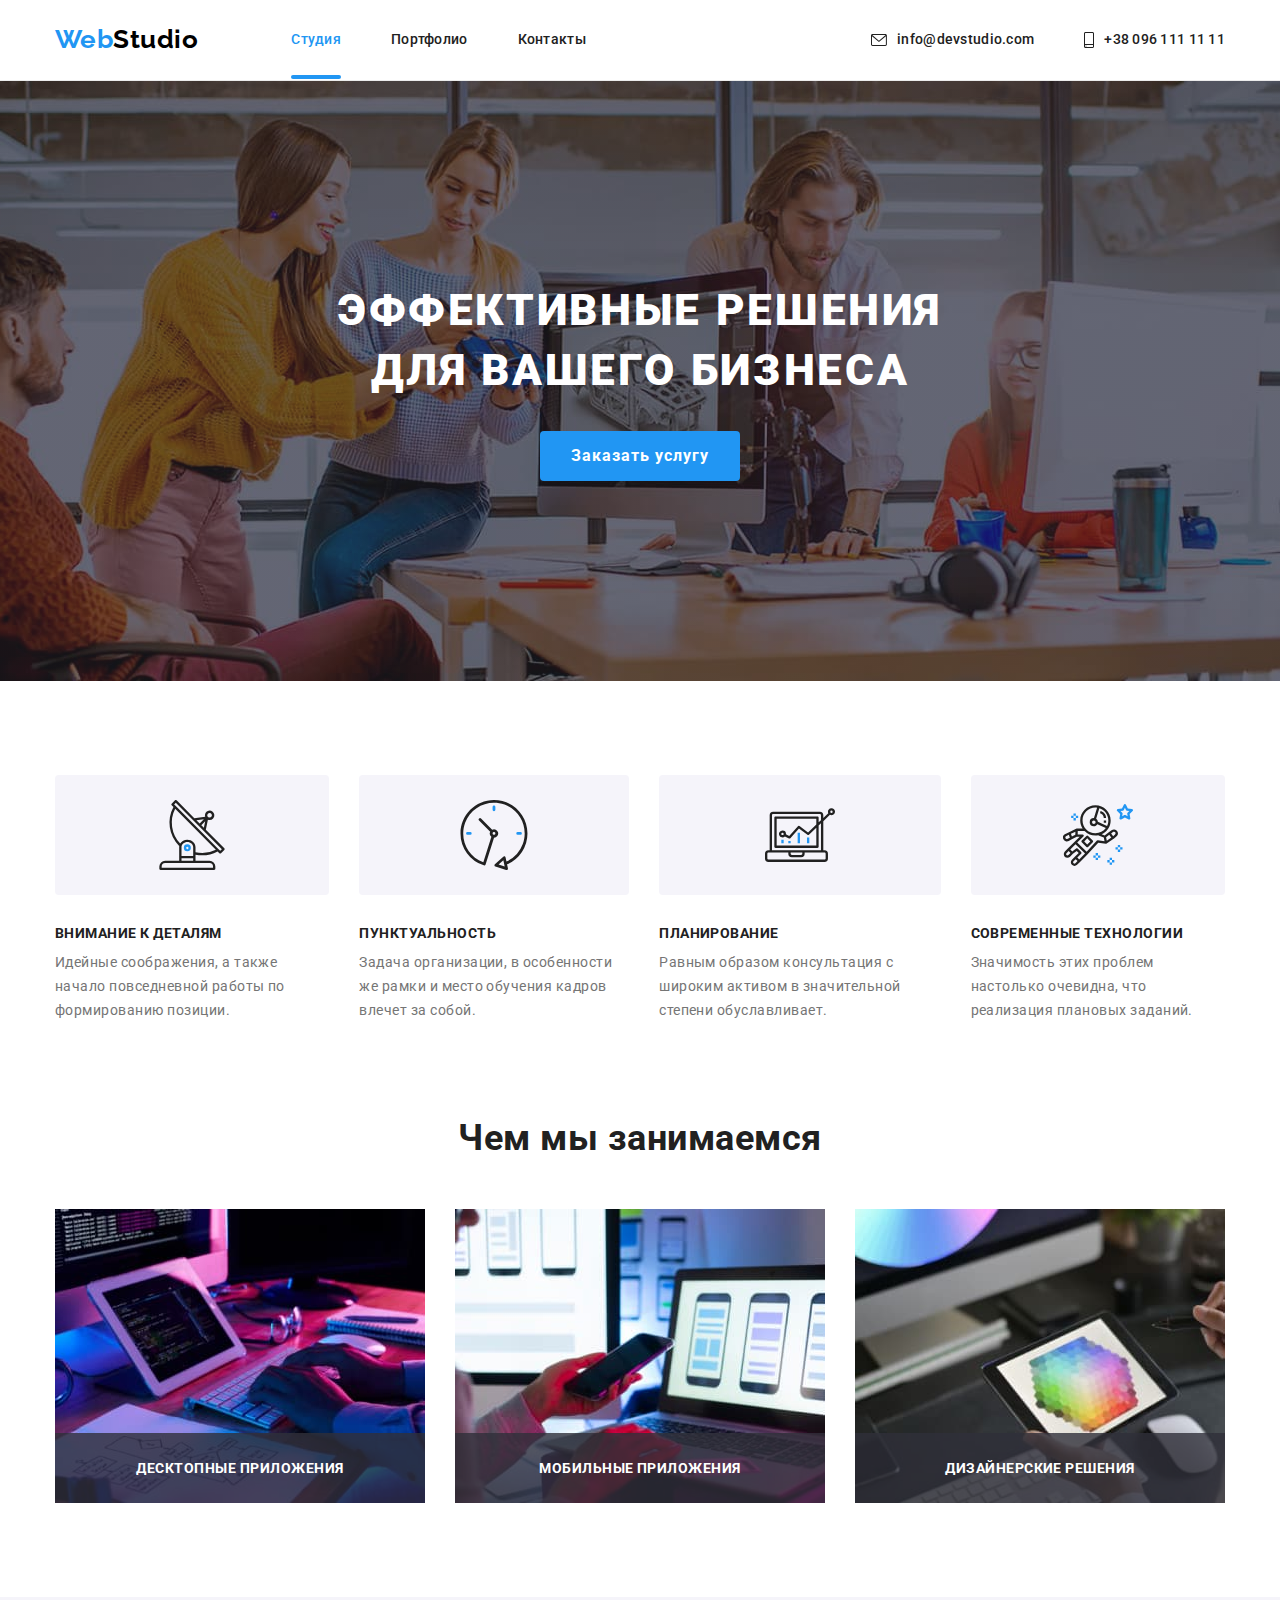
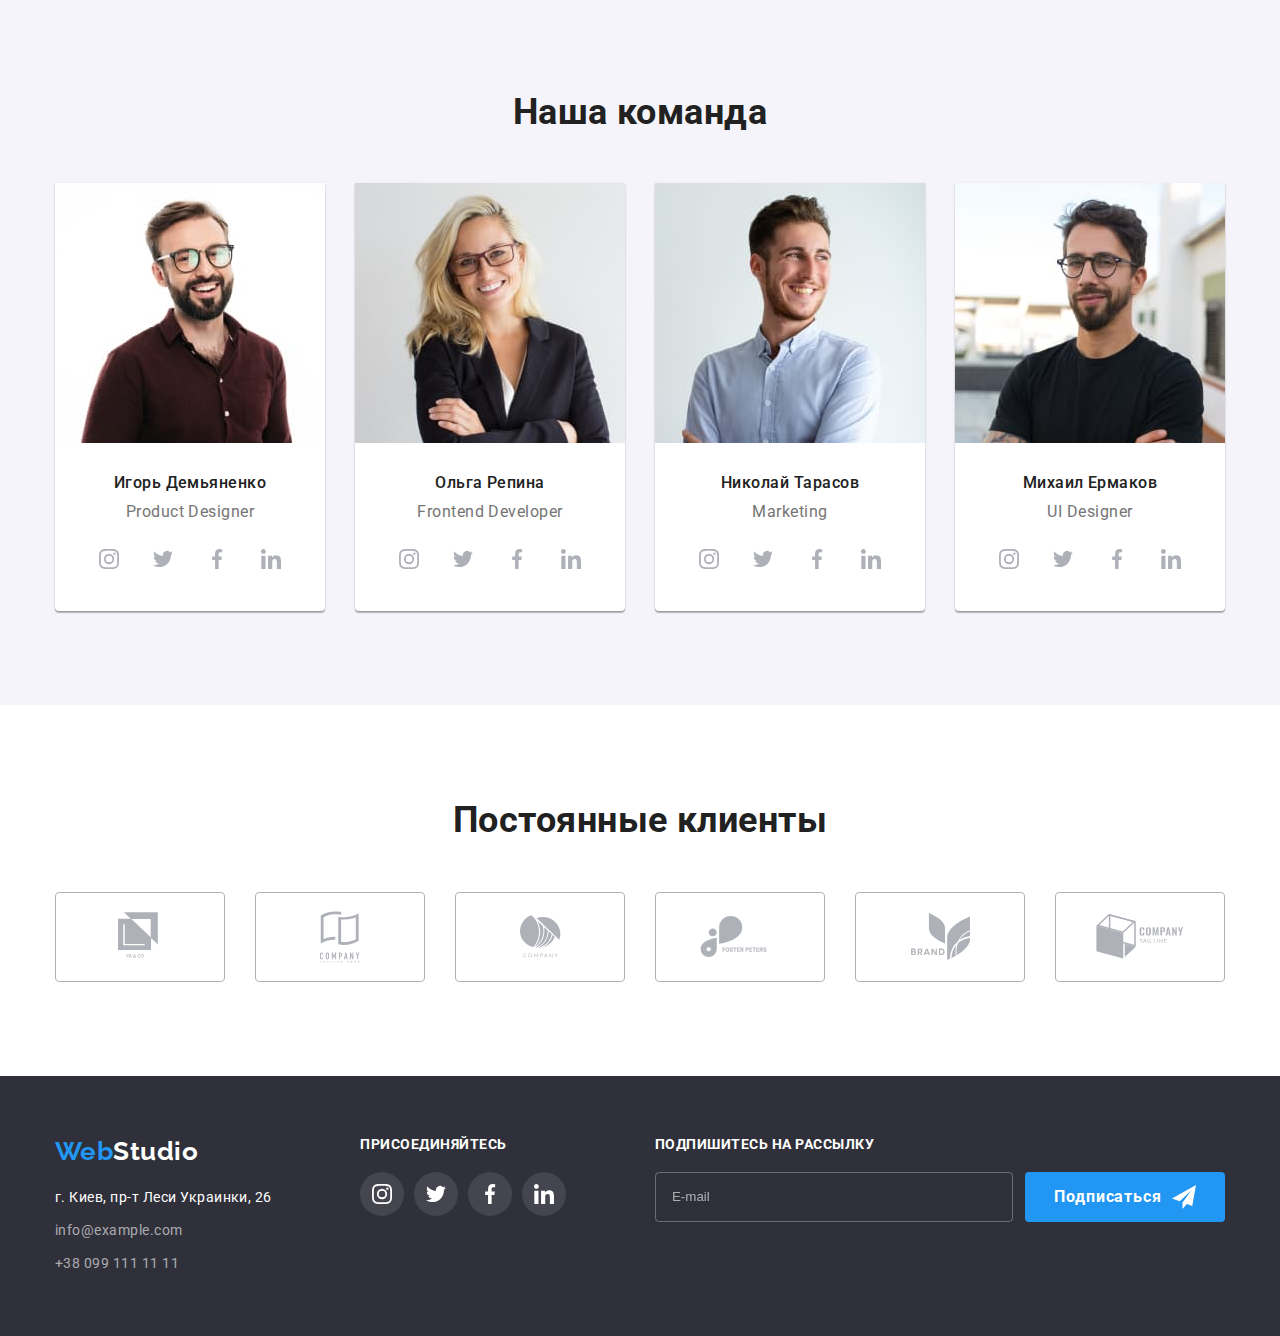
<file: index.html>
<!DOCTYPE html>
<html lang="ru">
  <head>
    <meta charset="UTF-8" />
    <meta name="viewport" content="width=device-width, initial-scale=1.0" />
    <title>Студия</title>
    <link rel="preconnect" href="https://fonts.gstatic.com" />
    <link
      href="https://fonts.googleapis.com/css2?family=Raleway:wght@700&family=Roboto:wght@400;500;700;900&display=swap"
      rel="stylesheet"
    />
    <link rel="stylesheet" href="css/main.min.css" />
  </head>

  <body>
    <header class="header">
      <div class="container">
        <nav class="navigation">
          <a class="logo logo--header" href="index.html" lang="en"
            ><span class="logo__element">Web</span>Studio</a
          >
          <ul class="navigation__list">
            <li class="navigation__item">
              <a
                class="navigation__link navigation__link--current"
                href="index.html"
                >Студия</a
              >
            </li>
            <li class="navigation__item">
              <a class="navigation__link" href="portfolio.html">Портфолио</a>
            </li>
            <li class="navigation__item">
              <a class="navigation__link" href="#">Контакты</a>
            </li>
          </ul>
        </nav>

        <address class="address address--header">
          <ul class="address__list--header">
            <li class="address__item--header">
              <a
                class="address__link address__link--header"
                href="mailto:info@devstudio.com"
              >
                <svg class="address__svg" width="16" height="12">
                  <use href="./images/icons/sprite.svg#icon-envelope"></use>
                </svg>
                info@devstudio.com
              </a>
            </li>
            <li class="address__item--header">
              <a
                class="address__link address__link--header"
                href="tel:+380961111111"
              >
                <svg class="address__svg" width="10" height="16">
                  <use href="./images/icons/sprite.svg#icon-smartphone"></use>
                </svg>
                +38 096 111 11 11
              </a>
            </li>
          </ul>
        </address>
      </div>
    </header>

    <main>
      <!-- Hero -->
      <section class="section-hero">
        <div class="container">
          <h1 class="section-hero__title">
            Эффективные решения для вашего бизнеса
          </h1>
          <button
            class="button button--order-button"
            type="button"
            data-modal-open
          >
            Заказать услугу
          </button>
        </div>
      </section>

      <!--Features -->
      <section class="section-features section">
        <div class="container">
          <h2 class="section__title visuale-hidden">Особенности</h2>
          <ul class="section-features__list">
            <li class="section-features__item">
              <h3 class="title-uppercase-features">Внимание к деталям</h3>
              <p class="section-features__text">
                Идейные соображения, а также начало повседневной работы по
                формированию позиции.
              </p>
            </li>
            <li class="section-features__item">
              <h3 class="title-uppercase-features">Пунктуальность</h3>
              <p class="section-features__text">
                Задача организации, в особенности же рамки и место обучения
                кадров влечет за собой.
              </p>
            </li>
            <li class="section-features__item">
              <h3 class="title-uppercase-features">Планирование</h3>
              <p class="section-features__text">
                Равным образом консультация с широким активом в значительной
                степени обуславливает.
              </p>
            </li>
            <li class="section-features__item">
              <h3 class="title-uppercase-features">Современные технологии</h3>
              <p class="section-features__text">
                Значимость этих проблем настолько очевидна, что реализация
                плановых заданий.
              </p>
            </li>
          </ul>
        </div>
      </section>

      <!-- Projects -->
      <section class="section-projects section">
        <div class="container">
          <h2 class="section__title">Чем мы занимаемся</h2>
          <ul class="section-projects__list">
            <li class="section-projects__item">
              <img
                src="images/img-1.jpg"
                alt="Верстаем сайты"
                width="370"
                height="294"
              />
              <div class="section-projects__title-container">
                <h3 class="title-uppercase-projects">Десктопные приложения</h3>
              </div>
            </li>
            <li class="section-projects__item">
              <img
                src="images/img-2.jpg"
                alt="Адаптируем к устройствам"
                width="370"
                height="294"
              />
              <div class="section-projects__title-container">
                <h3 class="title-uppercase-projects">Мобильные приложения</h3>
              </div>
            </li>
            <li class="section-projects__item">
              <img
                src="images/img-3.jpg"
                alt="Подбираем цветовую гамму"
                width="370"
                height="294"
              />
              <div class="section-projects__title-container">
                <h3 class="title-uppercase-projects">Дизайнерские решения</h3>
              </div>
            </li>
          </ul>
        </div>
      </section>

      <!-- Team -->
      <section class="section-team section">
        <div class="container">
          <h2 class="section__title">Наша команда</h2>
          <ul class="section-team__list">
            <li class="section-team__item">
              <img
                src="images/specialist-1.jpg"
                alt="Специалист Игорь Демьяненко"
                width="270"
                height="260"
              />
              <h3 class="section-team__title-surname">Игорь Демьяненко</h3>
              <p class="section-team__text" lang="en">Product Designer</p>
              <ul class="social-list social-list--team-margin">
                <li class="social-list__item">
                  <a href="" class="social-list__link">
                    <svg class="social-list__icon">
                      <use
                        href="./images/icons/sprite.svg#icon-instagram"
                      ></use>
                    </svg>
                  </a>
                </li>
                <li class="social-list__item">
                  <a href="" class="social-list__link">
                    <svg class="social-list__icon">
                      <use href="./images/icons/sprite.svg#icon-twitter"></use>
                    </svg>
                  </a>
                </li>
                <li class="social-list__item">
                  <a href="" class="social-list__link">
                    <svg class="social-list__icon">
                      <use href="./images/icons/sprite.svg#icon-facebook"></use>
                    </svg>
                  </a>
                </li>
                <li class="social-list__item">
                  <a href="" class="social-list__link">
                    <svg class="social-list__icon">
                      <use href="./images/icons/sprite.svg#icon-linkedin"></use>
                    </svg>
                  </a>
                </li>
              </ul>
            </li>
            <li class="section-team__item">
              <img
                src="images/specialist-2.jpg"
                alt="Специалист Ольга Репина"
                width="270"
                height="260"
              />
              <h3 class="section-team__title-surname">Ольга Репина</h3>
              <p class="section-team__text" lang="en">Frontend Developer</p>
              <ul class="social-list social-list--team-margin">
                <li class="social-list__item">
                  <a href="" class="social-list__link">
                    <svg class="social-list__icon">
                      <use
                        href="./images/icons/sprite.svg#icon-instagram"
                      ></use>
                    </svg>
                  </a>
                </li>
                <li class="social-list__item">
                  <a href="" class="social-list__link">
                    <svg class="social-list__icon">
                      <use href="./images/icons/sprite.svg#icon-twitter"></use>
                    </svg>
                  </a>
                </li>
                <li class="social-list__item">
                  <a href="" class="social-list__link">
                    <svg class="social-list__icon">
                      <use href="./images/icons/sprite.svg#icon-facebook"></use>
                    </svg>
                  </a>
                </li>
                <li class="social-list__item">
                  <a href="" class="social-list__link">
                    <svg class="social-list__icon">
                      <use href="./images/icons/sprite.svg#icon-linkedin"></use>
                    </svg>
                  </a>
                </li>
              </ul>
            </li>
            <li class="section-team__item">
              <img
                src="images/specialist-3.jpg"
                alt="Специалист Николай Тарасов"
                width="270"
                height="260"
              />
              <h3 class="section-team__title-surname">Николай Тарасов</h3>
              <p class="section-team__text" lang="en">Marketing</p>
              <ul class="social-list social-list--team-margin">
                <li class="social-list__item">
                  <a href="" class="social-list__link">
                    <svg class="social-list__icon">
                      <use
                        href="./images/icons/sprite.svg#icon-instagram"
                      ></use>
                    </svg>
                  </a>
                </li>
                <li class="social-list__item">
                  <a href="" class="social-list__link">
                    <svg class="social-list__icon">
                      <use href="./images/icons/sprite.svg#icon-twitter"></use>
                    </svg>
                  </a>
                </li>
                <li class="social-list__item">
                  <a href="" class="social-list__link">
                    <svg class="social-list__icon">
                      <use href="./images/icons/sprite.svg#icon-facebook"></use>
                    </svg>
                  </a>
                </li>
                <li class="social-list__item">
                  <a href="" class="social-list__link">
                    <svg class="social-list__icon">
                      <use href="./images/icons/sprite.svg#icon-linkedin"></use>
                    </svg>
                  </a>
                </li>
              </ul>
            </li>
            <li class="section-team__item">
              <img
                src="images/specialist-4.jpg"
                alt="Специалист Михаил Ермаков"
                width="270"
                height="260"
              />
              <h3 class="section-team__title-surname">Михаил Ермаков</h3>
              <p class="section-team__text" lang="en">UI Designer</p>
              <ul class="social-list social-list--team-margin">
                <li class="social-list__item">
                  <a href="" class="social-list__link">
                    <svg class="social-list__icon">
                      <use
                        href="./images/icons/sprite.svg#icon-instagram"
                      ></use>
                    </svg>
                  </a>
                </li>
                <li class="social-list__item">
                  <a href="" class="social-list__link">
                    <svg class="social-list__icon">
                      <use href="./images/icons/sprite.svg#icon-twitter"></use>
                    </svg>
                  </a>
                </li>
                <li class="social-list__item">
                  <a href="" class="social-list__link">
                    <svg class="social-list__icon">
                      <use href="./images/icons/sprite.svg#icon-facebook"></use>
                    </svg>
                  </a>
                </li>
                <li class="social-list__item">
                  <a href="" class="social-list__link">
                    <svg class="social-list__icon">
                      <use href="./images/icons/sprite.svg#icon-linkedin"></use>
                    </svg>
                  </a>
                </li>
              </ul>
            </li>
          </ul>
        </div>
      </section>

      <!-- Clients -->
      <section class="section-clients section">
        <div class="container">
          <h2 class="section__title">Постоянные клиенты</h2>
          <ul class="section-clients__list">
            <li class="section-clients__item">
              <a
                class="section-clients__link"
                href="#"
                title="Company1"
                target="_blank"
                rel="noopener noreferrer"
              >
                <svg class="section-clients__icon" width="44" height="49">
                  <use href="./images/icons/sprite.svg#icon-logo1"></use>
                </svg>
              </a>
            </li>
            <li class="section-clients__item">
              <a
                class="section-clients__link"
                href="#"
                title="Company2"
                target="_blank"
                rel="noopener noreferrer"
              >
                <svg class="section-clients__icon" width="40" height="52">
                  <use href="./images/icons/sprite.svg#icon-logo2"></use>
                </svg>
              </a>
            </li>
            <li class="section-clients__item">
              <a
                class="section-clients__link"
                href="#"
                title="Company3"
                target="_blank"
                rel="noopener noreferrer"
              >
                <svg class="section-clients__icon" width="41" height="43">
                  <use href="./images/icons/sprite.svg#icon-logo3"></use>
                </svg>
              </a>
            </li>
            <li class="section-clients__item">
              <a
                class="section-clients__link"
                href="#"
                title="Company4"
                target="_blank"
                rel="noopener noreferrer"
              >
                <svg class="section-clients__icon" width="80" height="42">
                  <use href="./images/icons/sprite.svg#icon-logo4"></use>
                </svg>
              </a>
            </li>
            <li class="section-clients__item">
              <a
                class="section-clients__link"
                href="#"
                title="Company5"
                target="_blank"
                rel="noopener noreferrer"
              >
                <svg class="section-clients__icon" width="59" height="47">
                  <use href="./images/icons/sprite.svg#icon-logo5"></use>
                </svg>
              </a>
            </li>
            <li class="section-clients__item">
              <a
                class="section-clients__link"
                href="#"
                title="Company6"
                target="_blank"
                rel="noopener noreferrer"
              >
                <svg class="section-clients__icon" width="88" height="45">
                  <use href="./images/icons/sprite.svg#icon-logo6"></use>
                </svg>
              </a>
            </li>
          </ul>
        </div>
      </section>
    </main>

    <footer class="footer">
      <div class="container">
        <div class="footer__block-address">
          <a class="logo logo--footer" href="index.html" lang="en"
            ><span class="logo__element">Web</span>Studio</a
          >
          <address class="address address--footer">
            <ul class="address__list--footer">
              <li class="address__item--footer">
                <a
                  class="address__link address__link--footer-white"
                  href="https://goo.gl/maps/JCKfD5NcDt42aq7h8"
                  target="_blank"
                  rel="noopener noreferrer"
                  >г. Киев, пр-т Леси Украинки, 26</a
                >
              </li>
              <li class="address__item--footer">
                <a
                  class="address__link address__link--footer-grey"
                  href="mailto:info@example.com"
                  >info@example.com</a
                >
              </li>
              <li class="address__item--footer">
                <a
                  class="address__link address__link--footer-grey"
                  href="tel:+380991111111"
                  >+38 099 111 11 11</a
                >
              </li>
            </ul>
          </address>
        </div>
        <div class="footer__blok-social">
          <h2 class="title-uppercase-footer">присоединяйтесь</h2>
          <ul class="social-list social-list--footer-margin">
            <li class="social-list__item">
              <a
                href=""
                class="social-list__link social-list__link--transparent-bg"
              >
                <svg class="social-list__icon social-list__icon--white-icon">
                  <use href="./images/icons/sprite.svg#icon-instagram"></use>
                </svg>
              </a>
            </li>
            <li class="social-list__item">
              <a
                href=""
                class="social-list__link social-list__link--transparent-bg"
              >
                <svg class="social-list__icon social-list__icon--white-icon">
                  <use href="./images/icons/sprite.svg#icon-twitter"></use>
                </svg>
              </a>
            </li>
            <li class="social-list__item">
              <a
                href=""
                class="social-list__link social-list__link--transparent-bg"
              >
                <svg class="social-list__icon social-list__icon--white-icon">
                  <use href="./images/icons/sprite.svg#icon-facebook"></use>
                </svg>
              </a>
            </li>
            <li class="social-list__item">
              <a
                href=""
                class="social-list__link social-list__link--transparent-bg"
              >
                <svg class="social-list__icon social-list__icon--white-icon">
                  <use href="./images/icons/sprite.svg#icon-linkedin"></use>
                </svg>
              </a>
            </li>
          </ul>
        </div>
        <div class="footer__blok-form">
          <h2 class="title-uppercase-footer">подпишитесь на рассылку</h2>
          <form action="#" class="form-footer">
            <input
              class="form-footer__field"
              type="text"
              name="email"
              placeholder="E-mail"
            />
            <button class="button button--order-button" type="submit">
              Подписаться
              <svg class="button__svg--right">
                <use href="./images/icons/sprite.svg#icon-send"></use>
              </svg>
            </button>
          </form>
        </div>
      </div>
    </footer>

    <div class="backdrop is-hidden" data-modal>
      <div class="modal">
        <button class="modal__button-close" data-modal-close>
          <svg class="modal__svg-close">
            <use href="./images/icons/sprite.svg#icon-close"></use>
          </svg>
        </button>
        <p class="moda__text">Оставьте свои данные, мы вам перезвоним</p>
        <form action="#" class="form-modal">
          <label class="form-modal__label">
            Имя
            <span class="form-modal__input-wrapper">
              <input class="form-modal__field" type="text" name="user-name" />
              <svg class="form-modal__svg-field">
                <use href="./images/icons/sprite.svg#icon-target-modal"></use>
              </svg>
            </span>
          </label>
          <label class="form-modal__label">
            Телефон
            <span class="form-modal__input-wrapper">
              <input class="form-modal__field" type="tel" name="user-tel" />
              <svg class="form-modal__svg-field">
                <use href="./images/icons/sprite.svg#icon-phone-modal"></use>
              </svg>
            </span>
          </label>
          <label class="form-modal__label">
            Почта
            <span class="form-modal__input-wrapper">
              <input class="form-modal__field" type="email" name="user-mail" />
              <svg class="form-modal__svg-field">
                <use href="./images/icons/sprite.svg#icon-email-modal"></use>
              </svg>
            </span>
          </label>
          <label class="form-modal__label">
            Комментарий
            <textarea
              class="form-modal__field form-modal__field--textarea"
              name="user-comment"
              placeholder="Введите текст"
            ></textarea>
          </label>
          <input
            class="form-modal__checkbox-contract visuale-hidden"
            type="checkbox"
            value="accept-contract"
            name="accept"
            id="contract"
          />
          <label class="form-modal__label-contract-text" for="contract">
            Соглашаюсь с рассылкой и принимаю&nbsp;<a
              class="form-modal__link-contract"
              href="#"
              target="_blank"
              rel="noopener noreferrer"
              >Условия договора</a
            >
          </label>
          <button class="button button--order-button" type="submit">
            Отправить
          </button>
        </form>
      </div>
    </div>

    <script src="./js/modal.js"></script>
  </body>
</html>
</file>
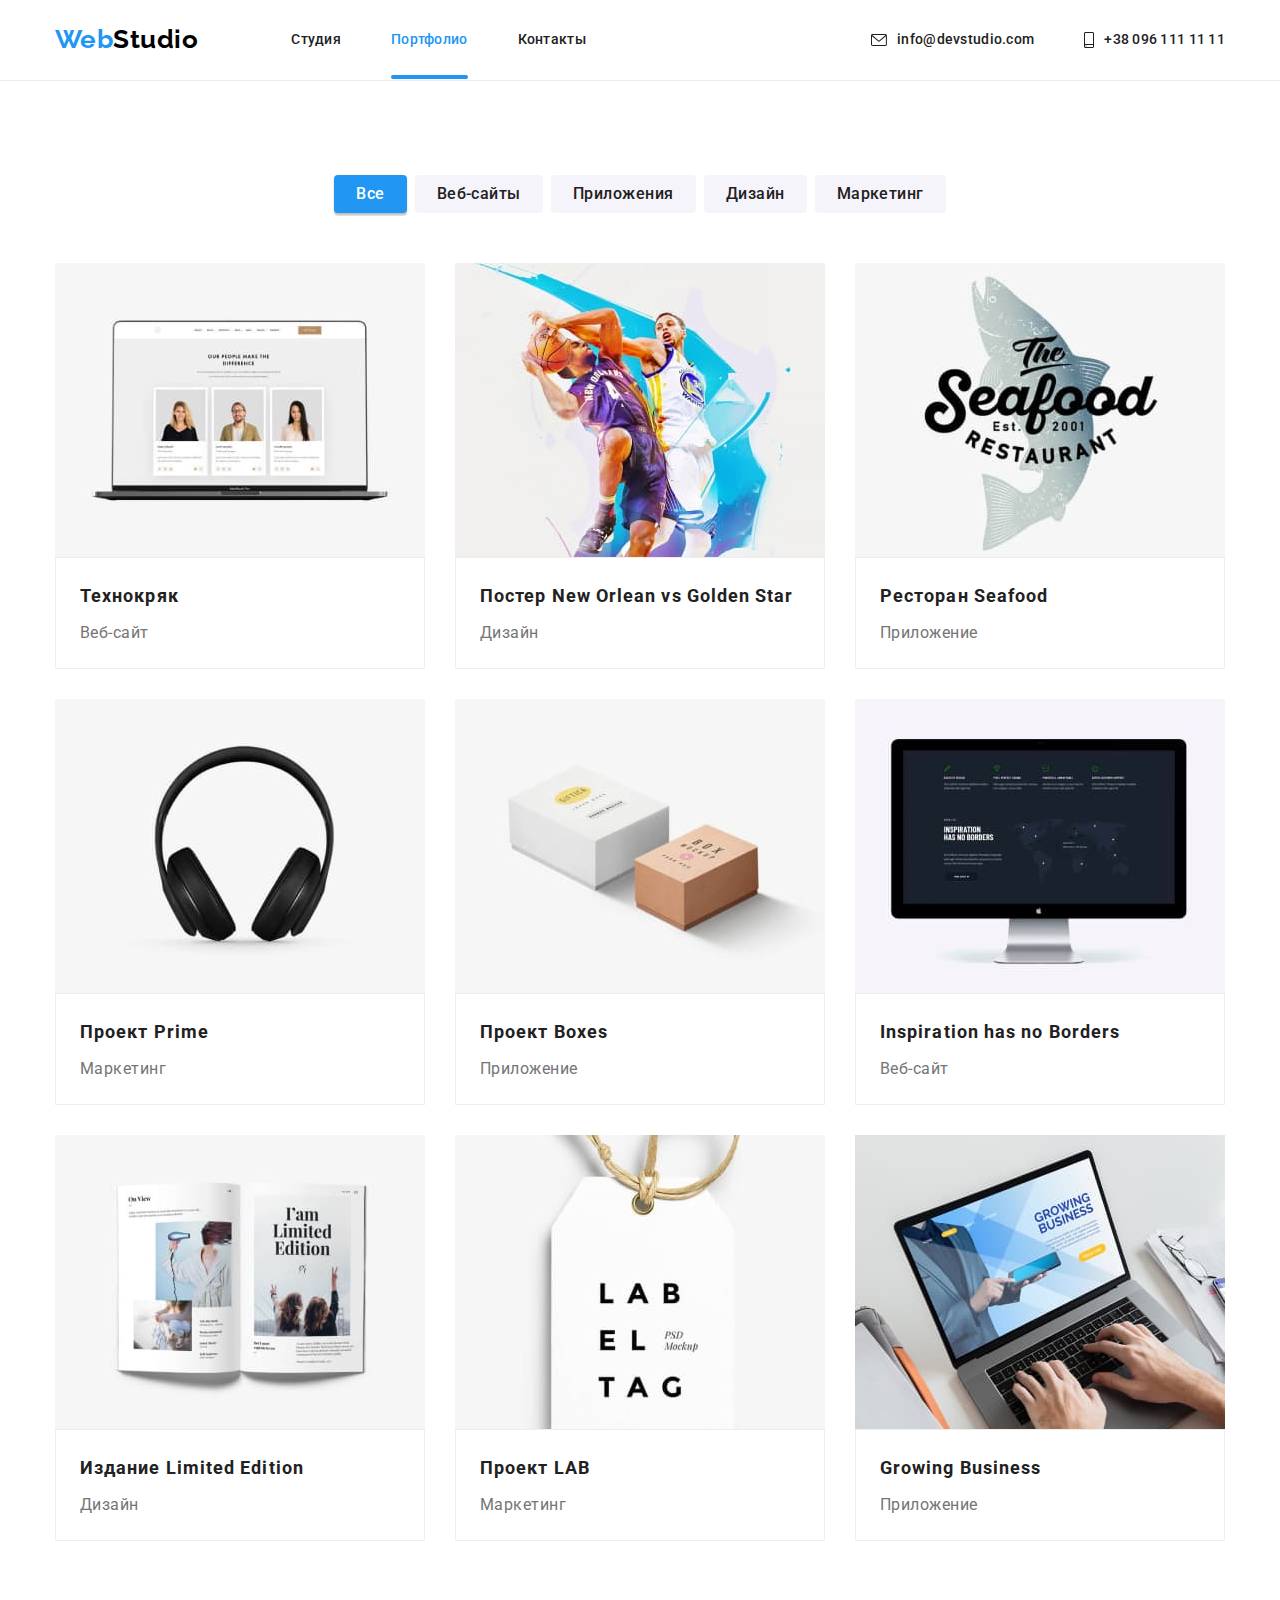
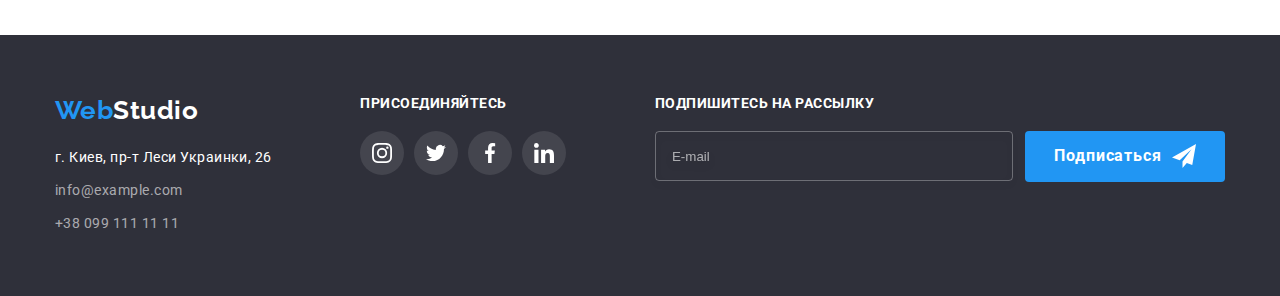
<file: portfolio.html>
<!DOCTYPE html>
<html lang="ru">
  <head>
    <meta charset="UTF-8" />
    <meta name="viewport" content="width=device-width, initial-scale=1.0" />
    <title>Портфолио</title>
    <link rel="preconnect" href="https://fonts.gstatic.com" />
    <link
      href="https://fonts.googleapis.com/css2?family=Raleway:wght@700&family=Roboto:wght@400;500;700;900&display=swap"
      rel="stylesheet"
    />
    <link rel="stylesheet" href="css/portfolio.min.css" />
  </head>

  <body>
    <header class="header">
      <div class="container">
        <nav class="navigation">
          <a class="logo logo--header" href="index.html" lang="en"
            ><span class="logo__element">Web</span>Studio</a
          >
          <ul class="navigation__list">
            <li class="navigation__item">
              <a class="navigation__link" href="index.html">Студия</a>
            </li>
            <li class="navigation__item">
              <a
                class="navigation__link navigation__link--current"
                href="portfolio.html"
                >Портфолио</a
              >
            </li>
            <li class="navigation__item">
              <a class="navigation__link" href="#">Контакты</a>
            </li>
          </ul>
        </nav>

        <address class="address address--header">
          <ul class="address__list--header">
            <li class="address__item--header">
              <a
                class="address__link address__link--header"
                href="mailto:info@devstudio.com"
              >
                <svg class="address__svg" width="16" height="12">
                  <use href="./images/icons/sprite.svg#icon-envelope"></use>
                </svg>
                info@devstudio.com
              </a>
            </li>
            <li class="address__item--header">
              <a
                class="address__link address__link--header"
                href="tel:+380961111111"
              >
                <svg class="address__svg" width="10" height="16">
                  <use href="./images/icons/sprite.svg#icon-smartphone"></use>
                </svg>
                +38 096 111 11 11
              </a>
            </li>
          </ul>
        </address>
      </div>
    </header>

    <main>
      <section class="section">
        <div class="container">
          <h1 class="visuale-hidden">Портфолио</h1>
          <ul class="filter__list">
            <li class="filter__item">
              <button class="button button--active" type="button">Все</button>
            </li>
            <li class="filter__item">
              <button class="button button--not-active" type="button">
                Веб-сайты
              </button>
            </li>
            <li class="filter__item">
              <button class="button button--not-active" type="button">
                Приложения
              </button>
            </li>
            <li class="filter__item">
              <button class="button button--not-active" type="button">
                Дизайн
              </button>
            </li>
            <li class="filter__item">
              <button class="button button--not-active" type="button">
                Маркетинг
              </button>
            </li>
          </ul>

          <ul class="filter__project-list">
            <li class="filter__project-item">
              <a class="filter__project-link" href="#">
                <div class="filter__project-thumb-image">
                  <img
                    src="images/portfolio/project-1.jpg"
                    alt="Проект Технокряк"
                    width="370"
                    height="294"
                  />
                  <div class="filter__project-overlay">
                    <p class="filter__project-overlay-text">
                      Технокряк это современная площадка распространения
                      коронавируса. Компании используют эту платформу для
                      цифрового шпионажа и атак на защищённые сервера
                      конкурентов.
                    </p>
                  </div>
                </div>
                <div class="filter__project-thumb">
                  <h2 class="filter__project-title">Технокряк</h2>
                  <p class="filter__project-text">Веб-сайт</p>
                </div>
              </a>
            </li>
            <li class="filter__project-item">
              <a class="filter__project-link" href="#">
                <div class="filter__project-thumb-image">
                  <img
                    src="images/portfolio/project-2.jpg"
                    alt="Проект Постер New Orlean vs Golden Star"
                    width="370"
                    height="294"
                  />
                  <div class="filter__project-overlay">
                    <p class="filter__project-overlay-text">
                      Технокряк это современная площадка распространения
                      коронавируса. Компании используют эту платформу для
                      цифрового шпионажа и атак на защищённые сервера
                      конкурентов.
                    </p>
                  </div>
                </div>
                <div class="filter__project-thumb">
                  <h2 class="filter__project-title">
                    Постер New Orlean vs Golden Star
                  </h2>
                  <p class="filter__project-text">Дизайн</p>
                </div>
              </a>
            </li>
            <li class="filter__project-item">
              <a class="filter__project-link" href="#">
                <div class="filter__project-thumb-image">
                  <img
                    src="images/portfolio/project-3.jpg"
                    alt="Проект Ресторан Seafood"
                    width="370"
                    height="294"
                  />
                  <div class="filter__project-overlay">
                    <p class="filter__project-overlay-text">
                      Технокряк это современная площадка распространения
                      коронавируса. Компании используют эту платформу для
                      цифрового шпионажа и атак на защищённые сервера
                      конкурентов.
                    </p>
                  </div>
                </div>
                <div class="filter__project-thumb">
                  <h2 class="filter__project-title">Ресторан Seafood</h2>
                  <p class="filter__project-text">Приложение</p>
                </div>
              </a>
            </li>
            <li class="filter__project-item">
              <a class="filter__project-link" href="#">
                <div class="filter__project-thumb-image">
                  <img
                    src="images/portfolio/project-4.jpg"
                    alt="Проект Prime"
                    width="370"
                    height="294"
                  />
                  <div class="filter__project-overlay">
                    <p class="filter__project-overlay-text">
                      Технокряк это современная площадка распространения
                      коронавируса. Компании используют эту платформу для
                      цифрового шпионажа и атак на защищённые сервера
                      конкурентов.
                    </p>
                  </div>
                </div>
                <div class="filter__project-thumb">
                  <h2 class="filter__project-title">Проект Prime</h2>
                  <p class="filter__project-text">Маркетинг</p>
                </div>
              </a>
            </li>
            <li class="filter__project-item">
              <a class="filter__project-link" href="#">
                <div class="filter__project-thumb-image">
                  <img
                    src="images/portfolio/project-5.jpg"
                    alt="Проект Boxes"
                    width="370"
                    height="294"
                  />
                  <div class="filter__project-overlay">
                    <p class="filter__project-overlay-text">
                      Технокряк это современная площадка распространения
                      коронавируса. Компании используют эту платформу для
                      цифрового шпионажа и атак на защищённые сервера
                      конкурентов.
                    </p>
                  </div>
                </div>
                <div class="filter__project-thumb">
                  <h2 class="filter__project-title">Проект Boxes</h2>
                  <p class="filter__project-text">Приложение</p>
                </div>
              </a>
            </li>
            <li class="filter__project-item">
              <a class="filter__project-link" href="#">
                <div class="filter__project-thumb-image">
                  <img
                    src="images/portfolio/project-6.jpg"
                    alt="Проект Inspiration has no Borders"
                    width="370"
                    height="294"
                  />
                  <div class="filter__project-overlay">
                    <p class="filter__project-overlay-text">
                      Технокряк это современная площадка распространения
                      коронавируса. Компании используют эту платформу для
                      цифрового шпионажа и атак на защищённые сервера
                      конкурентов.
                    </p>
                  </div>
                </div>
                <div class="filter__project-thumb">
                  <h2 class="filter__project-title">
                    Inspiration has no Borders
                  </h2>
                  <p class="filter__project-text">Веб-сайт</p>
                </div>
              </a>
            </li>
            <li class="filter__project-item">
              <a class="filter__project-link" href="#">
                <div class="filter__project-thumb-image">
                  <img
                    src="images/portfolio/project-7.jpg"
                    alt="Проект Издание Limited Edition"
                    width="370"
                    height="294"
                  />
                  <div class="filter__project-overlay">
                    <p class="filter__project-overlay-text">
                      Технокряк это современная площадка распространения
                      коронавируса. Компании используют эту платформу для
                      цифрового шпионажа и атак на защищённые сервера
                      конкурентов.
                    </p>
                  </div>
                </div>
                <div class="filter__project-thumb">
                  <h2 class="filter__project-title">Издание Limited Edition</h2>
                  <p class="filter__project-text">Дизайн</p>
                </div>
              </a>
            </li>
            <li class="filter__project-item">
              <a class="filter__project-link" href="#">
                <div class="filter__project-thumb-image">
                  <img
                    src="images/portfolio/project-8.jpg"
                    alt="Проект LAB"
                    width="370"
                    height="294"
                  />
                  <div class="filter__project-overlay">
                    <p class="filter__project-overlay-text">
                      Технокряк это современная площадка распространения
                      коронавируса. Компании используют эту платформу для
                      цифрового шпионажа и атак на защищённые сервера
                      конкурентов.
                    </p>
                  </div>
                </div>
                <div class="filter__project-thumb">
                  <h2 class="filter__project-title">Проект LAB</h2>
                  <p class="filter__project-text">Маркетинг</p>
                </div>
              </a>
            </li>
            <li class="filter__project-item">
              <a class="filter__project-link" href="#">
                <div class="filter__project-thumb-image">
                  <img
                    src="images/portfolio/project-9.jpg"
                    alt="Проект Growing Business"
                    width="370"
                    height="294"
                  />
                  <div class="filter__project-overlay">
                    <p class="filter__project-overlay-text">
                      Технокряк это современная площадка распространения
                      коронавируса. Компании используют эту платформу для
                      цифрового шпионажа и атак на защищённые сервера
                      конкурентов.
                    </p>
                  </div>
                </div>
                <div class="filter__project-thumb">
                  <h2 class="filter__project-title">Growing Business</h2>
                  <p class="filter__project-text">Приложение</p>
                </div>
              </a>
            </li>
          </ul>
        </div>
      </section>
    </main>

    <footer class="footer">
      <div class="container">
        <div class="footer__block-address">
          <a class="logo logo--footer" href="index.html" lang="en"
            ><span class="logo__element">Web</span>Studio</a
          >
          <address class="address address--footer">
            <ul class="address__list--footer">
              <li class="address__item--footer">
                <a
                  class="address__link address__link--footer-white"
                  href="https://goo.gl/maps/JCKfD5NcDt42aq7h8"
                  target="_blank"
                  rel="noopener noreferrer"
                  >г. Киев, пр-т Леси Украинки, 26</a
                >
              </li>
              <li class="address__item--footer">
                <a
                  class="address__link address__link--footer-grey"
                  href="mailto:info@example.com"
                  >info@example.com</a
                >
              </li>
              <li class="address__item--footer">
                <a
                  class="address__link address__link--footer-grey"
                  href="tel:+380991111111"
                  >+38 099 111 11 11</a
                >
              </li>
            </ul>
          </address>
        </div>
        <div class="footer__blok-social">
          <h2 class="title-uppercase-footer">присоединяйтесь</h2>
          <ul class="social-list social-list--footer-margin">
            <li class="social-list__item">
              <a
                href=""
                class="social-list__link social-list__link--transparent-bg"
              >
                <svg class="social-list__icon social-list__icon--white-icon">
                  <use href="./images/icons/sprite.svg#icon-instagram"></use>
                </svg>
              </a>
            </li>
            <li class="social-list__item">
              <a
                href=""
                class="social-list__link social-list__link--transparent-bg"
              >
                <svg class="social-list__icon social-list__icon--white-icon">
                  <use href="./images/icons/sprite.svg#icon-twitter"></use>
                </svg>
              </a>
            </li>
            <li class="social-list__item">
              <a
                href=""
                class="social-list__link social-list__link--transparent-bg"
              >
                <svg class="social-list__icon social-list__icon--white-icon">
                  <use href="./images/icons/sprite.svg#icon-facebook"></use>
                </svg>
              </a>
            </li>
            <li class="social-list__item">
              <a
                href=""
                class="social-list__link social-list__link--transparent-bg"
              >
                <svg class="social-list__icon social-list__icon--white-icon">
                  <use href="./images/icons/sprite.svg#icon-linkedin"></use>
                </svg>
              </a>
            </li>
          </ul>
        </div>
        <div class="footer__blok-form">
          <h2 class="title-uppercase-footer">подпишитесь на рассылку</h2>
          <form action="#" class="form-footer">
            <input
              class="form-footer__field"
              type="text"
              name="email"
              placeholder="E-mail"
            />
            <button class="button button--order-button" type="submit">
              Подписаться
              <svg class="button__svg--right">
                <use href="./images/icons/sprite.svg#icon-send"></use>
              </svg>
            </button>
          </form>
        </div>
      </div>
    </footer>
  </body>
</html>
</file>
<file: css/main.min.css>
.visuale-hidden{position:absolute;padding:0;border:0;width:1px;height:1px;overflow:hidden}*,*::before,*::after{box-sizing:border-box}body{margin:0;background-color:#fff;color:#757575;font-family:Roboto, sans-serif;font-style:normal;letter-spacing:0.03em}h1,h2,h3,h4,h5,h6{margin:0}a{text-decoration:none;font-style:normal}ul{margin:0;padding:0;list-style:none}p{margin:0}img,svg{display:block}textarea{resize:none}.container{width:1200px;padding-left:15px;padding-right:15px;margin-left:auto;margin-right:auto}.logo{font-family:Raleway, sans-serif;font-weight:700;font-size:26px;line-height:1.19}.logo__element{color:#2196f3}.logo--header{margin-right:93px;padding-top:24px;padding-bottom:25px;color:#000000}.logo--footer{display:block;margin-bottom:20px;color:#ffffff}.button{font-family:Roboto, sans-serif;font-weight:500;font-size:16px;line-height:1.62;text-align:center;font-style:normal;letter-spacing:0.03em;padding:6px 22px;border-width:0;border-radius:4px;cursor:pointer;box-shadow:0;color:#212121;background-color:#f5f4fa;transition:background-color 250ms cubic-bezier(0.4, 0, 0.2, 1),color 250ms cubic-bezier(0.4, 0, 0.2, 1),box-shadow 250ms cubic-bezier(0.4, 0, 0.2, 1)}.button--order-button{display:inline-flex;justify-content:center;align-items:center;width:200px;min-height:50px;margin:0 auto;padding:10px;border-radius:4px;color:#fff;background-color:#2196f3;font-weight:700;line-height:1.88;letter-spacing:0.06em}.button--active,.button:hover,.button:focus{color:#fff;background-color:#2196f3;box-shadow:0px 3px 1px rgba(0,0,0,0.1),0px 1px 2px rgba(0,0,0,0.08),0px 2px 2px rgba(0,0,0,0.12)}.button--not-active{color:#212121;background-color:#f5f4fa}.button__svg--right{display:inline-block;margin-left:10px;width:24px;height:24px;fill:#fff}.social-list{display:flex;justify-content:space-between}.social-list--team-margin{margin-bottom:30px;margin-left:32px;margin-right:32px}.social-list--footer-margin{margin:20px 0 0 0}.social-list__item:not(:last-child){margin-right:10px}.social-list__link{display:flex;justify-content:center;align-items:center;width:44px;height:44px;border-radius:50%;background-color:#fff;transition:background-color 250ms cubic-bezier(0.4, 0, 0.2, 1)}.social-list__icon{width:20px;height:20px;fill:#afb1b8;transition:fill 250ms cubic-bezier(0.4, 0, 0.2, 1)}.social-list__link:hover,.social-list__link:focus{background-color:#2196f3}.social-list__link:hover .social-list__icon,.social-list__link:focus .social-list__icon{fill:#fff}.social-list__icon--white-icon{fill:#fff}.social-list__link--transparent-bg{background-color:rgba(255,255,255,0.1);transition:background-color 250ms cubic-bezier(0.4, 0, 0.2, 1)}.title-uppercase-features,.title-uppercase-projects,.title-uppercase-footer{font-weight:700;font-size:14px;line-height:1.17;text-align:left;text-transform:uppercase}.title-uppercase-features{margin-bottom:10px;color:#212121}.title-uppercase-projects,.title-uppercase-footer{color:#fff}.section{padding-top:94px;padding-bottom:94px}.section__title{font-weight:700;font-size:36px;line-height:1.17;text-align:center;color:#212121;margin-bottom:50px}.header{border-bottom:1px solid #ececec}.header .container{display:flex;align-items:center;justify-content:space-between}.navigation{display:flex;align-items:center}.navigation__list{display:flex;align-items:center;font-weight:500;font-size:14px;line-height:1.14;letter-spacing:0.02em}.navigation__item:not(:last-child){margin-right:50px}.navigation__link{position:relative;padding-top:32px;padding-bottom:32px;color:#212121;transition:color 250ms cubic-bezier(0.4, 0, 0.2, 1)}.navigation__link:hover,.navigation__link:focus,.navigation__link--current{color:#2196f3}.navigation__link--current::after{content:"";display:block;position:absolute;bottom:0;left:0;height:4px;width:100%;border-radius:2px;background-color:#2196f3;background-image:linear-gradient(to right, #2196f3)}.address--header,.address--footer{font-size:14px}.address--header{font-weight:500;line-height:1.14;letter-spacing:0.02em}.address--footer{font-weight:400;line-height:1.71}.address__list--header{display:flex;align-items:center}.address__item--header:not(:last-child){margin-right:50px}.address__item--footer:not(:last-child){margin-bottom:9px}.address__link{display:flex;align-items:center;transition:color 250ms cubic-bezier(0.4, 0, 0.2, 1)}.address__link--header{color:#212121}.address__link--footer-white{color:#fff}.address__link--footer-grey{color:rgba(255,255,255,0.6)}.address__link:hover,.address__link:focus{color:#2196f3}.address__svg{margin-right:10px;fill:currentColor}.section-hero{padding-top:200px;padding-bottom:200px;min-height:600px;background-color:#2f303a;background-image:linear-gradient(rgba(47,48,58,0.4), rgba(47,48,58,0.4)),url("../images/hero-bg.jpg");background-repeat:no-repeat;background-position:center;background-size:cover}.section-hero .container{display:flex;flex-direction:column;justify-content:center;align-items:center}.section-hero__title{margin-bottom:30px;width:696px;text-align:center;color:#ffffff;font-weight:900;font-size:44px;line-height:1.36;letter-spacing:0.06em;text-transform:uppercase}.section-features__list{display:flex}.section-features__item:not(:last-child){margin-right:30px}.section-features__text{font-weight:400;font-size:14px;line-height:1.71}.section-features__item::before{display:block;content:"";height:120px;margin-bottom:30px;border-radius:4px;background-color:#f5f4fa;background-repeat:no-repeat;background-position:50% 50%}.section-features__item:nth-child(1)::before{background-image:url(../images/icons/antenna-bg.svg)}.section-features__item:nth-child(2)::before{background-image:url(../images/icons/clock-bg.svg)}.section-features__item:nth-child(3)::before{background-image:url(../images/icons/diagram-bg.svg)}.section-features__item:nth-child(4)::before{background-image:url(../images/icons/astronaut-bg.svg)}.section-projects{padding-top:0}.section-projects__list{display:flex}.section-projects__item{position:relative}.section-projects__item:not(:last-child){margin-right:30px}.section-projects__title-container{display:flex;justify-content:center;align-items:center;position:absolute;min-height:70px;width:100%;bottom:0;left:0;padding:10px;background-color:rgba(47,48,58,0.8)}.section-team{background-color:#f5f4fa}.section-team__list{display:flex}.section-team__item:not(:last-child){margin-right:30px}.section-team__item{background-color:#fff;box-shadow:0px 1px 3px rgba(0,0,0,0.12),0px 1px 1px rgba(0,0,0,0.14),0px 2px 1px rgba(0,0,0,0.2);border-radius:0px 0px 4px 4px}.section-team__title-surname{margin-top:30px;margin-bottom:10px;font-weight:500;font-size:16px;line-height:1.19;text-align:center;color:#212121}.section-team__text{font-weight:400;font-size:16px;line-height:1.19;text-align:center;margin-bottom:16px}.section-clients__list{display:flex}.section-clients__item:not(:last-child){margin-right:30px}.section-clients__link{display:flex;justify-content:center;align-items:center;border:1px solid #afb1b8;border-radius:4px;width:170px;height:90px;color:#afb1b8;transition:color 250ms cubic-bezier(0.4, 0, 0.2, 1),border-color 250ms cubic-bezier(0.4, 0, 0.2, 1)}.section-clients__link:hover,.section-clients__link:focus{border-color:#2196f3;color:#2196f3}.section-clients__icon{fill:currentColor}.footer{padding-top:60px;padding-bottom:60px;background-color:#2f303a}.footer .container{display:flex;justify-content:space-between}.form-footer{display:flex;margin-top:20px}.form-footer__field{display:inline-block;margin-right:12px;padding:15px 16px;width:358px;height:50px;border:1px solid rgba(255,255,255,0.3);filter:drop-shadow(0px 4px 4px rgba(0,0,0,0.15));border-radius:4px;background-color:rgba(255,255,255,0);outline:none;color:rgba(255,255,255,0.6);transition:border 250ms cubic-bezier(0.4, 0, 0.2, 1)}.form-footer__field:focus{border:1px solid #2196f3}.form-footer__field::placeholder{color:rgba(255,255,255,0.6);transition:color 250ms cubic-bezier(0.4, 0, 0.2, 1)}.form-footer__field:hover::placeholder,.form-footer__field:focus::placeholder{color:#2196f3}.backdrop{position:fixed;top:0;left:0;height:100%;width:100%;background-color:rgba(0,0,0,0.2);opacity:1;transition:opacity 250ms cubic-bezier(0.4, 0, 0.2, 1)}.is-hidden{pointer-events:none;opacity:0}.is-hidden .modal{transform:translate(100%, -50%) scale(0.1)}.modal{position:absolute;top:50%;left:50%;padding:40px;min-height:581px;min-width:528px;background-color:#fff;box-shadow:0px 1px 3px rgba(0,0,0,0.12),0px 1px 1px rgba(0,0,0,0.14),0px 2px 1px rgba(0,0,0,0.2);border-radius:4px;transform:translate(-50%, -50%) scale(1);transition:transform 250ms cubic-bezier(0.4, 0, 0.2, 1)}.modal__button-close{display:flex;justify-content:center;align-items:center;position:absolute;top:8px;right:8px;height:30px;width:30px;background:#fff;border-radius:50%;border:1px solid rgba(0,0,0,0.1);cursor:pointer}.modal__svg-close{width:11px;height:11px;fill:#000;transition:fill 250ms cubic-bezier(0.4, 0, 0.2, 1)}.modal__button-close:hover .modal__svg-close{fill:#2196f3}.modal__text{margin-bottom:12px;font-size:20px;font-weight:bold;line-height:1.17;color:#212121}.form-modal{display:flex;flex-direction:column}.form-modal__label{margin-bottom:10px;font-size:12px;line-height:1.17;letter-spacing:0.01em}.form-modal__input-wrapper{position:relative;display:block;margin-top:4px}.form-modal__field{padding:11px 12px 11px 42px;width:100%;height:40px;border:1px solid rgba(33,33,33,0.2);border-radius:4px;transition:border 250ms cubic-bezier(0.4, 0, 0.2, 1)}.form-modal__svg-field{position:absolute;left:12px;top:50%;transform:translateY(-50%);width:18px;height:18px;fill:#212121;transition:fill 250ms cubic-bezier(0.4, 0, 0.2, 1)}.form-modal__field:hover,.form-modal__field:focus{outline:none;border:1px solid #2196f3}.form-modal__field:hover+.form-modal__svg-field,.form-modal__field:focus+.form-modal__svg-field{fill:#2196f3}.form-modal__field--textarea{display:block;padding:12px 16px;height:120px;margin-top:4px}.form-modal__field--textarea::placeholder{font-weight:400;font-size:12px;line-height:1.17;letter-spacing:0.01em;color:rgba(117,117,117,0.5);transition:color 250ms cubic-bezier(0.4, 0, 0.2, 1)}.form-modal__field--textarea:hover::placeholder,.form-modal__field--textarea:focus::placeholder{color:#2196f3}.form-modal__checkbox-contract:checked+.form-modal__label-contract-text::before{background-image:url(../images/icons/check.svg);border:none}.form-modal__label-contract-text{display:flex;align-items:center;margin:10px auto 30px;font-size:14px;line-height:1.71}.form-modal__label-contract-text::before{content:"";margin-right:7px;width:16px;height:15px;border:1px solid #212121}.form-modal__link-contract{color:#2196f3;text-decoration:underline;text-decoration-skip-ink:none}
/*# sourceMappingURL=main.min.css.map */
</file>
<file: css/portfolio.min.css>
.visuale-hidden{position:absolute;padding:0;border:0;width:1px;height:1px;overflow:hidden}*,*::before,*::after{box-sizing:border-box}body{margin:0;background-color:#fff;color:#757575;font-family:Roboto, sans-serif;font-style:normal;letter-spacing:0.03em}h1,h2,h3,h4,h5,h6{margin:0}a{text-decoration:none;font-style:normal}ul{margin:0;padding:0;list-style:none}p{margin:0}img,svg{display:block}textarea{resize:none}.container{width:1200px;padding-left:15px;padding-right:15px;margin-left:auto;margin-right:auto}.logo{font-family:Raleway, sans-serif;font-weight:700;font-size:26px;line-height:1.19}.logo__element{color:#2196f3}.logo--header{margin-right:93px;padding-top:24px;padding-bottom:25px;color:#000000}.logo--footer{display:block;margin-bottom:20px;color:#ffffff}.button{font-family:Roboto, sans-serif;font-weight:500;font-size:16px;line-height:1.62;text-align:center;font-style:normal;letter-spacing:0.03em;padding:6px 22px;border-width:0;border-radius:4px;cursor:pointer;box-shadow:0;color:#212121;background-color:#f5f4fa;transition:background-color 250ms cubic-bezier(0.4, 0, 0.2, 1),color 250ms cubic-bezier(0.4, 0, 0.2, 1),box-shadow 250ms cubic-bezier(0.4, 0, 0.2, 1)}.button--order-button{display:inline-flex;justify-content:center;align-items:center;width:200px;min-height:50px;margin:0 auto;padding:10px;border-radius:4px;color:#fff;background-color:#2196f3;font-weight:700;line-height:1.88;letter-spacing:0.06em}.button--active,.button:hover,.button:focus{color:#fff;background-color:#2196f3;box-shadow:0px 3px 1px rgba(0,0,0,0.1),0px 1px 2px rgba(0,0,0,0.08),0px 2px 2px rgba(0,0,0,0.12)}.button--not-active{color:#212121;background-color:#f5f4fa}.button__svg--right{display:inline-block;margin-left:10px;width:24px;height:24px;fill:#fff}.social-list{display:flex;justify-content:space-between}.social-list--team-margin{margin-bottom:30px;margin-left:32px;margin-right:32px}.social-list--footer-margin{margin:20px 0 0 0}.social-list__item:not(:last-child){margin-right:10px}.social-list__link{display:flex;justify-content:center;align-items:center;width:44px;height:44px;border-radius:50%;background-color:#fff;transition:background-color 250ms cubic-bezier(0.4, 0, 0.2, 1)}.social-list__icon{width:20px;height:20px;fill:#afb1b8;transition:fill 250ms cubic-bezier(0.4, 0, 0.2, 1)}.social-list__link:hover,.social-list__link:focus{background-color:#2196f3}.social-list__link:hover .social-list__icon,.social-list__link:focus .social-list__icon{fill:#fff}.social-list__icon--white-icon{fill:#fff}.social-list__link--transparent-bg{background-color:rgba(255,255,255,0.1);transition:background-color 250ms cubic-bezier(0.4, 0, 0.2, 1)}.title-uppercase-features,.title-uppercase-projects,.title-uppercase-footer{font-weight:700;font-size:14px;line-height:1.17;text-align:left;text-transform:uppercase}.title-uppercase-features{margin-bottom:10px;color:#212121}.title-uppercase-projects,.title-uppercase-footer{color:#fff}.section{padding-top:94px;padding-bottom:94px}.section__title{font-weight:700;font-size:36px;line-height:1.17;text-align:center;color:#212121;margin-bottom:50px}.header{border-bottom:1px solid #ececec}.header .container{display:flex;align-items:center;justify-content:space-between}.address--header,.address--footer{font-size:14px}.address--header{font-weight:500;line-height:1.14;letter-spacing:0.02em}.address--footer{font-weight:400;line-height:1.71}.address__list--header{display:flex;align-items:center}.address__item--header:not(:last-child){margin-right:50px}.address__item--footer:not(:last-child){margin-bottom:9px}.address__link{display:flex;align-items:center;transition:color 250ms cubic-bezier(0.4, 0, 0.2, 1)}.address__link--header{color:#212121}.address__link--footer-white{color:#fff}.address__link--footer-grey{color:rgba(255,255,255,0.6)}.address__link:hover,.address__link:focus{color:#2196f3}.address__svg{margin-right:10px;fill:currentColor}.navigation{display:flex;align-items:center}.navigation__list{display:flex;align-items:center;font-weight:500;font-size:14px;line-height:1.14;letter-spacing:0.02em}.navigation__item:not(:last-child){margin-right:50px}.navigation__link{position:relative;padding-top:32px;padding-bottom:32px;color:#212121;transition:color 250ms cubic-bezier(0.4, 0, 0.2, 1)}.navigation__link:hover,.navigation__link:focus,.navigation__link--current{color:#2196f3}.navigation__link--current::after{content:"";display:block;position:absolute;bottom:0;left:0;height:4px;width:100%;border-radius:2px;background-color:#2196f3;background-image:linear-gradient(to right, #2196f3)}.filter__list{display:flex;justify-content:center;margin-bottom:50px}.filter__item:not(:last-child){margin-right:8px}.filter__project-list{display:flex;flex-wrap:wrap;margin-top:-30px;margin-right:-30px}.filter__project-item{margin-top:30px;flex-basis:calc(100% / 3 - 30px);box-shadow:0;transition:box-shadow 250ms cubic-bezier(0.4, 0, 0.2, 1)}.filter__project-item:hover,.filter__project-item:focus{box-shadow:0px 1px 1px rgba(0,0,0,0.12),0px 4px 4px rgba(0,0,0,0.06),1px 4px 6px rgba(0,0,0,0.16)}.filter__project-item:not(:last-child){margin-right:30px}.filter__project-thumb-image{position:relative;overflow:hidden}.filter__project-thumb{border:1px solid #eee;padding:20px 24px}.filter__project-overlay{display:flex;align-items:center;position:absolute;height:100%;width:100%;padding:24px;background-color:rgba(33,150,243,0.9);transform:translateY(0%);transition:transform 250ms cubic-bezier(0.4, 0, 0.2, 1)}.filter__project-link:hover .filter__project-overlay,.filter__project-link:focus .filter__project-overlay{transform:translateY(-100%)}.filter__project-overlay-text{font-weight:400;font-size:18px;line-height:1.55;color:#fff}.filter__project-title{color:#212121;font-weight:700;font-size:18px;line-height:2;letter-spacing:0.06em;margin-bottom:4px}.filter__project-text{color:#757575;font-weight:400;font-size:16px;line-height:1.88}.footer{padding-top:60px;padding-bottom:60px;background-color:#2f303a}.footer .container{display:flex;justify-content:space-between}.form-footer{display:flex;margin-top:20px}.form-footer__field{display:inline-block;margin-right:12px;padding:15px 16px;width:358px;height:50px;border:1px solid rgba(255,255,255,0.3);filter:drop-shadow(0px 4px 4px rgba(0,0,0,0.15));border-radius:4px;background-color:rgba(255,255,255,0);outline:none;color:rgba(255,255,255,0.6);transition:border 250ms cubic-bezier(0.4, 0, 0.2, 1)}.form-footer__field:focus{border:1px solid #2196f3}.form-footer__field::placeholder{color:rgba(255,255,255,0.6);transition:color 250ms cubic-bezier(0.4, 0, 0.2, 1)}.form-footer__field:hover::placeholder,.form-footer__field:focus::placeholder{color:#2196f3}
/*# sourceMappingURL=portfolio.min.css.map */
</file>
